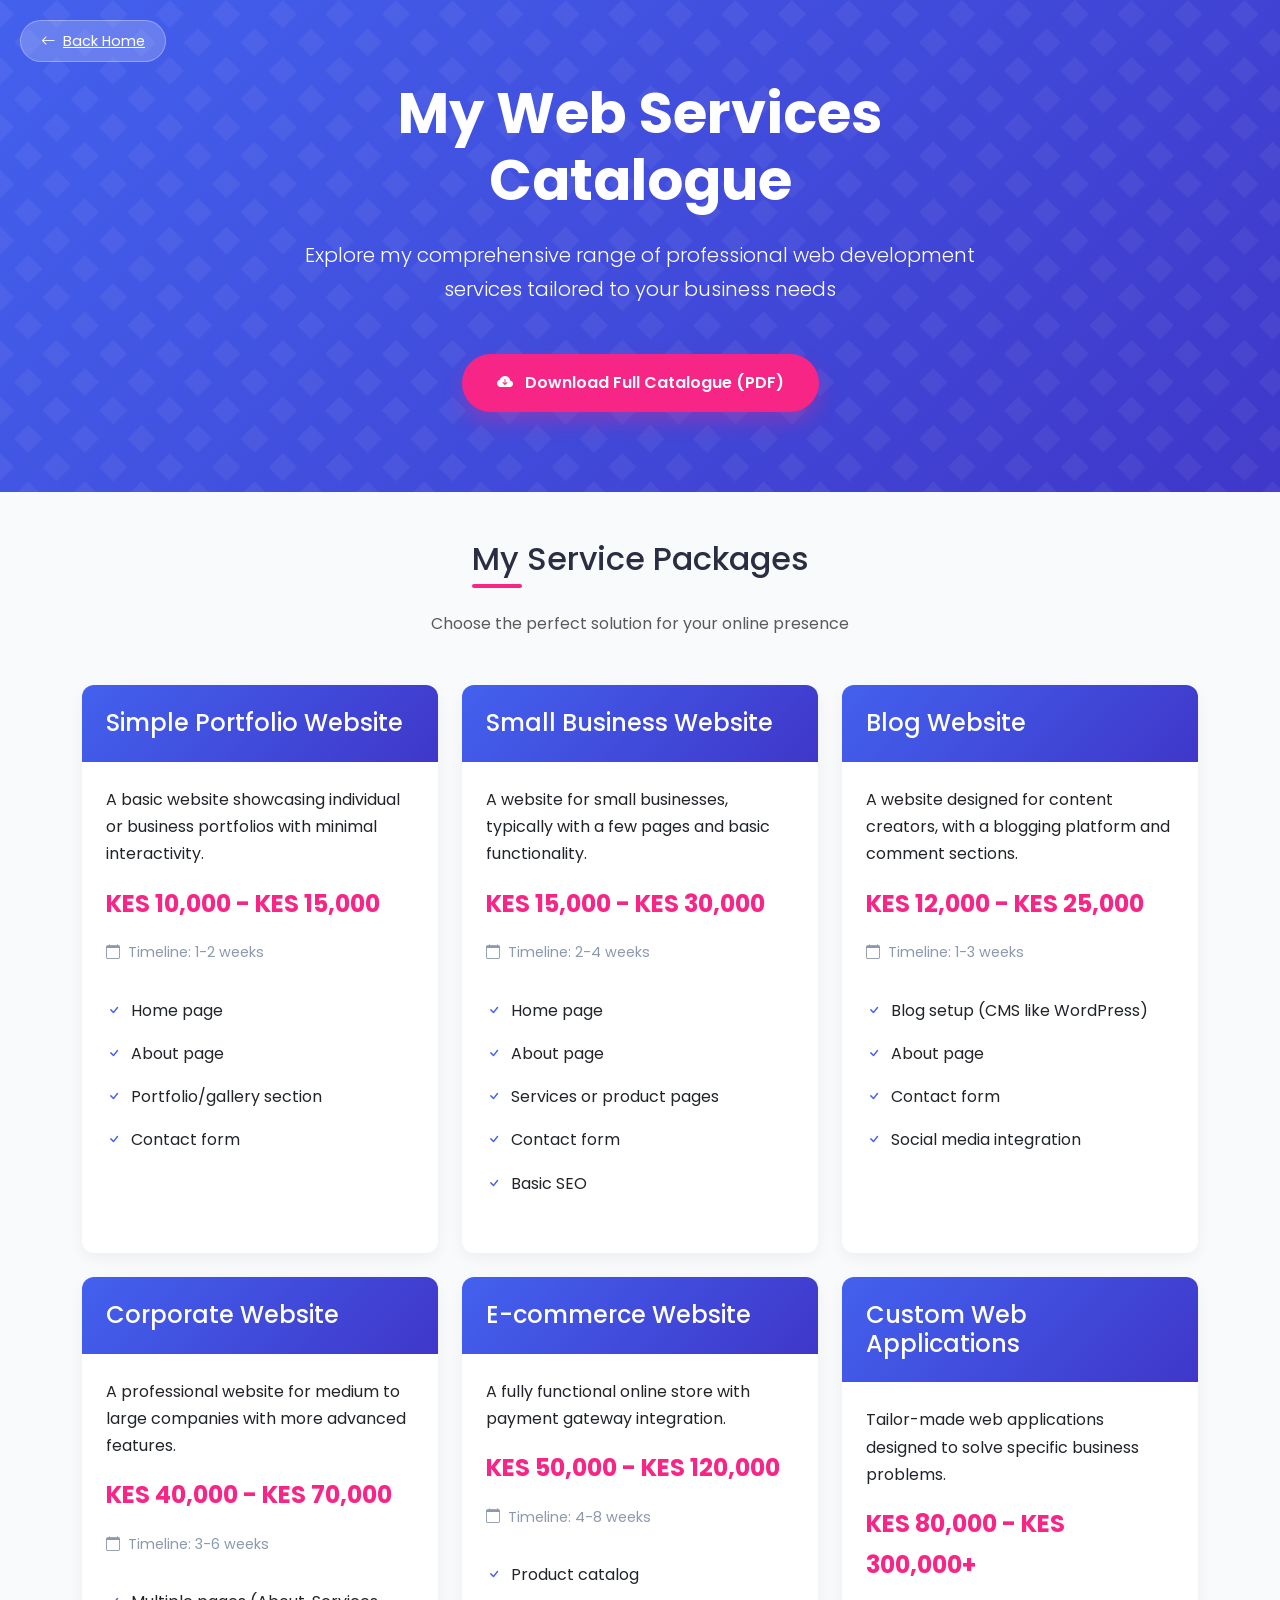
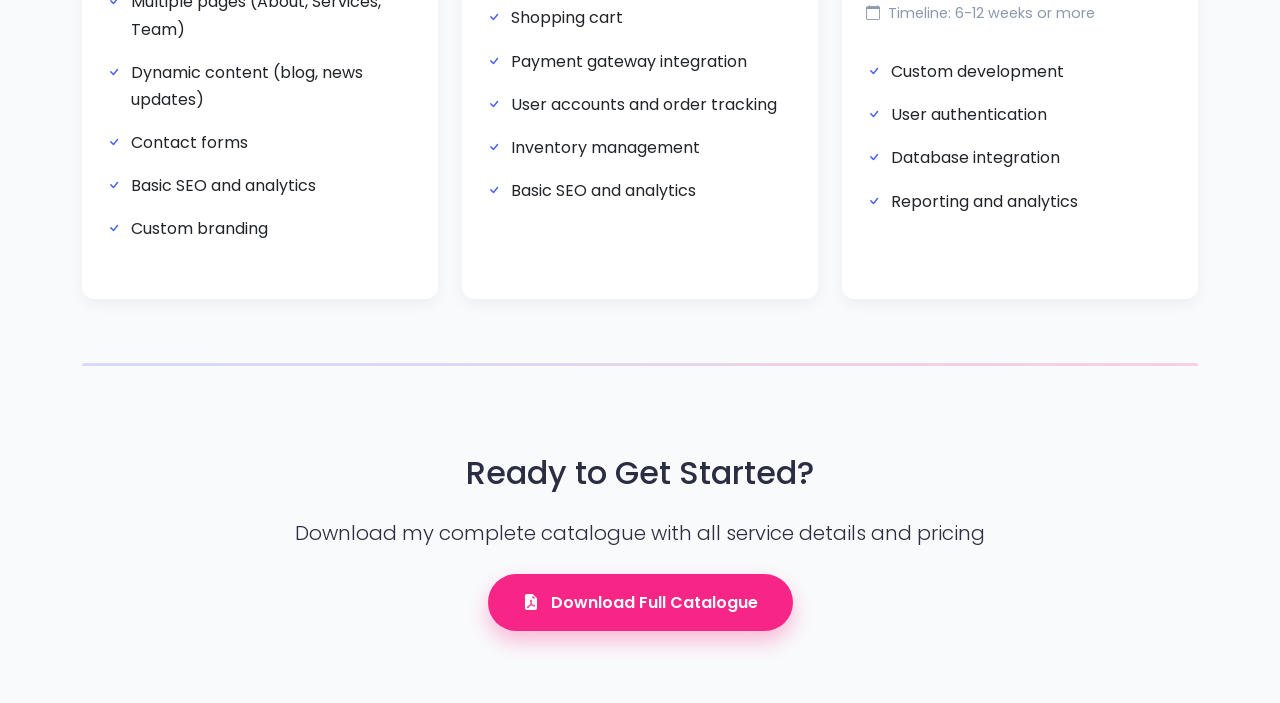
<file: catalogue.html>
<!DOCTYPE html>
<html lang="en">
<head>
    <meta charset="UTF-8">
    <meta name="viewport" content="width=device-width, initial-scale=1.0">
    <title>My Web Services Catalogue</title>
    <link href="https://cdn.jsdelivr.net/npm/bootstrap@5.3.0/dist/css/bootstrap.min.css" rel="stylesheet">
    <link rel="stylesheet" href="https://cdn.jsdelivr.net/npm/bootstrap-icons@1.10.0/font/bootstrap-icons.css">
    <link href="https://fonts.googleapis.com/css2?family=Poppins:wght@300;400;500;600;700&display=swap" rel="stylesheet">
    <style>
        :root {
            --primary: #4361ee;
            --secondary: #3f37c9;
            --accent: #f72585;
            --light: #f8f9fa;
            --dark: #212529;
            --text: #2b2d42;
            --text-light: #8d99ae;
        }
        
        body {
            font-family: 'Poppins', sans-serif;
            color: var(--text);
            background-color: #f9fafc;
            line-height: 1.7;
        }
        
        .hero {
            background: linear-gradient(135deg, var(--primary) 0%, var(--secondary) 100%);
            color: white;
            padding: 5rem 0;
            position: relative;
            overflow: hidden;
        }
        
        .hero::before {
            content: "";
            position: absolute;
            top: 0;
            left: 0;
            width: 100%;
            height: 100%;
            background: url('[data-uri]');
        }
        
        .hero-content {
            position: relative;
            z-index: 2;
        }
        
        .btn-home {
            position: absolute;
            top: 20px;
            left: 20px;
            background: rgba(255,255,255,0.2);
            color: white;
            border: 1px solid rgba(255,255,255,0.3);
            border-radius: 50px;
            padding: 8px 20px;
            font-size: 0.9rem;
            transition: all 0.3s ease;
            display: flex;
            align-items: center;
            gap: 8px;
        }
        
        .btn-home:hover {
            background: rgba(255,255,255,0.3);
            transform: translateY(-2px);
        }
        
        .download-btn {
            background-color: var(--accent);
            color: white;
            padding: 15px 35px;
            border-radius: 50px;
            font-weight: 600;
            transition: all 0.3s ease;
            border: none;
            display: inline-flex;
            align-items: center;
            gap: 12px;
            box-shadow: 0 10px 20px rgba(247, 37, 133, 0.3);
        }
        
        .download-btn:hover {
            background-color: #e5177a;
            transform: translateY(-3px);
            box-shadow: 0 15px 25px rgba(247, 37, 133, 0.4);
        }
        
        .service-card {
            background: white;
            border-radius: 12px;
            overflow: hidden;
            box-shadow: 0 5px 15px rgba(0,0,0,0.05);
            transition: all 0.3s ease;
            height: 100%;
            border: none;
        }
        
        .service-card:hover {
            transform: translateY(-10px);
            box-shadow: 0 15px 30px rgba(0,0,0,0.1);
        }
        
        .service-card .card-header {
            background: linear-gradient(135deg, var(--primary) 0%, var(--secondary) 100%);
            color: white;
            padding: 1.5rem;
            border-bottom: none;
        }
        
        .service-card .card-body {
            padding: 1.5rem;
        }
        
        .service-card .price {
            font-size: 1.5rem;
            font-weight: 700;
            color: var(--accent);
            margin: 1rem 0;
        }
        
        .service-card .timeline {
            display: flex;
            align-items: center;
            gap: 8px;
            color: var(--text-light);
            font-size: 0.9rem;
        }
        
        .feature-list {
            list-style: none;
            padding: 0;
            margin: 1.5rem 0;
        }
        
        .feature-list li {
            padding: 8px 0;
            position: relative;
            padding-left: 25px;
        }
        
        .feature-list li::before {
            content: "\F26E";
            font-family: "bootstrap-icons";
            position: absolute;
            left: 0;
            color: var(--primary);
        }
        
        .section-title {
            position: relative;
            display: inline-block;
            margin-bottom: 2rem;
        }
        
        .section-title::after {
            content: "";
            position: absolute;
            bottom: -10px;
            left: 0;
            width: 50px;
            height: 4px;
            background: var(--accent);
            border-radius: 2px;
        }
        
        .divider {
            height: 3px;
            background: linear-gradient(90deg, var(--primary) 0%, var(--accent) 100%);
            margin: 4rem 0;
            border-radius: 3px;
            opacity: 0.2;
        }
    </style>
</head>
<body>
    <!-- Hero Section with Back Button -->
    <section class="hero text-center">
        <a href="index.html" class="btn-home">
            <i class="bi bi-arrow-left"></i> Back Home
        </a>
        <div class="container hero-content">
            <div class="row justify-content-center">
                <div class="col-lg-8">
                    <h1 class="display-4 fw-bold mb-4">My Web Services Catalogue</h1>
                    <p class="lead mb-5">Explore my comprehensive range of professional web development services tailored to your business needs</p>
                    <button class="download-btn" onclick="window.location.href='assets/WORLDWAYSONE DEVELOPERS WEB CATALOGUE.docx'">
                        <i class="bi bi-cloud-arrow-down-fill"></i> Download Full Catalogue (PDF)
                    </button>
                </div>
            </div>
        </div>
    </section>

    <!-- Services Catalogue -->
    <section class="py-5">
        <div class="container">
            <div class="text-center mb-5">
                <h2 class="section-title">My Service Packages</h2>
                <p class="text-muted">Choose the perfect solution for your online presence</p>
            </div>
            
            <div class="row g-4">
                <!-- Service 1 -->
                <div class="col-md-6 col-lg-4">
                    <div class="service-card card h-100">
                        <div class="card-header">
                            <h3 class="h4 mb-0">Simple Portfolio Website</h3>
                        </div>
                        <div class="card-body">
                            <p class="card-text">A basic website showcasing individual or business portfolios with minimal interactivity.</p>
                            
                            <div class="price">KES 10,000 - KES 15,000</div>
                            
                            <div class="timeline">
                                <i class="bi bi-calendar"></i>
                                <span>Timeline: 1-2 weeks</span>
                            </div>
                            
                            <ul class="feature-list">
                                <li>Home page</li>
                                <li>About page</li>
                                <li>Portfolio/gallery section</li>
                                <li>Contact form</li>
                            </ul>
                        </div>
                    </div>
                </div>
                
                <!-- Service 2 -->
                <div class="col-md-6 col-lg-4">
                    <div class="service-card card h-100">
                        <div class="card-header">
                            <h3 class="h4 mb-0">Small Business Website</h3>
                        </div>
                        <div class="card-body">
                            <p class="card-text">A website for small businesses, typically with a few pages and basic functionality.</p>
                            
                            <div class="price">KES 15,000 - KES 30,000</div>
                            
                            <div class="timeline">
                                <i class="bi bi-calendar"></i>
                                <span>Timeline: 2-4 weeks</span>
                            </div>
                            
                            <ul class="feature-list">
                                <li>Home page</li>
                                <li>About page</li>
                                <li>Services or product pages</li>
                                <li>Contact form</li>
                                <li>Basic SEO</li>
                            </ul>
                        </div>
                    </div>
                </div>
                
                <!-- Service 3 -->
                <div class="col-md-6 col-lg-4">
                    <div class="service-card card h-100">
                        <div class="card-header">
                            <h3 class="h4 mb-0">Blog Website</h3>
                        </div>
                        <div class="card-body">
                            <p class="card-text">A website designed for content creators, with a blogging platform and comment sections.</p>
                            
                            <div class="price">KES 12,000 - KES 25,000</div>
                            
                            <div class="timeline">
                                <i class="bi bi-calendar"></i>
                                <span>Timeline: 1-3 weeks</span>
                            </div>
                            
                            <ul class="feature-list">
                                <li>Blog setup (CMS like WordPress)</li>
                                <li>About page</li>
                                <li>Contact form</li>
                                <li>Social media integration</li>
                            </ul>
                        </div>
                    </div>
                </div>
                
                <!-- Service 4 -->
                <div class="col-md-6 col-lg-4">
                    <div class="service-card card h-100">
                        <div class="card-header">
                            <h3 class="h4 mb-0">Corporate Website</h3>
                        </div>
                        <div class="card-body">
                            <p class="card-text">A professional website for medium to large companies with more advanced features.</p>
                            
                            <div class="price">KES 40,000 - KES 70,000</div>
                            
                            <div class="timeline">
                                <i class="bi bi-calendar"></i>
                                <span>Timeline: 3-6 weeks</span>
                            </div>
                            
                            <ul class="feature-list">
                                <li>Multiple pages (About, Services, Team)</li>
                                <li>Dynamic content (blog, news updates)</li>
                                <li>Contact forms</li>
                                <li>Basic SEO and analytics</li>
                                <li>Custom branding</li>
                            </ul>
                        </div>
                    </div>
                </div>
                
                <!-- Service 5 -->
                <div class="col-md-6 col-lg-4">
                    <div class="service-card card h-100">
                        <div class="card-header">
                            <h3 class="h4 mb-0">E-commerce Website</h3>
                        </div>
                        <div class="card-body">
                            <p class="card-text">A fully functional online store with payment gateway integration.</p>
                            
                            <div class="price">KES 50,000 - KES 120,000</div>
                            
                            <div class="timeline">
                                <i class="bi bi-calendar"></i>
                                <span>Timeline: 4-8 weeks</span>
                            </div>
                            
                            <ul class="feature-list">
                                <li>Product catalog</li>
                                <li>Shopping cart</li>
                                <li>Payment gateway integration</li>
                                <li>User accounts and order tracking</li>
                                <li>Inventory management</li>
                                <li>Basic SEO and analytics</li>
                            </ul>
                        </div>
                    </div>
                </div>
                
                <!-- Service 6 -->
                <div class="col-md-6 col-lg-4">
                    <div class="service-card card h-100">
                        <div class="card-header">
                            <h3 class="h4 mb-0">Custom Web Applications</h3>
                        </div>
                        <div class="card-body">
                            <p class="card-text">Tailor-made web applications designed to solve specific business problems.</p>
                            
                            <div class="price">KES 80,000 - KES 300,000+</div>
                            
                            <div class="timeline">
                                <i class="bi bi-calendar"></i>
                                <span>Timeline: 6-12 weeks or more</span>
                            </div>
                            
                            <ul class="feature-list">
                                <li>Custom development</li>
                                <li>User authentication</li>
                                <li>Database integration</li>
                                <li>Reporting and analytics</li>
                            </ul>
                        </div>
                    </div>
                </div>
            </div>
            
            <div class="divider"></div>
            
            <!-- Download CTA -->
            <div class="text-center py-4">
                <h3 class="h2 mb-4">Ready to Get Started?</h3>
                <p class="lead mb-4">Download my complete catalogue with all service details and pricing</p>
                <button class="download-btn" onclick="window.location.href=''">
                    <i class="bi bi-file-earmark-pdf-fill"></i> Download Full Catalogue
                </button>
            </div>
        </div>
    </section>

    <script src="https://cdn.jsdelivr.net/npm/bootstrap@5.3.0/dist/js/bootstrap.bundle.min.js"></script>
    <script>
        // Simple animation for cards when they come into view
        const animateOnScroll = () => {
            const cards = document.querySelectorAll('.service-card');
            
            cards.forEach(card => {
                const cardPosition = card.getBoundingClientRect().top;
                const screenPosition = window.innerHeight / 1.3;
                
                if(cardPosition < screenPosition) {
                    card.style.opacity = '1';
                    card.style.transform = 'translateY(0)';
                }
            });
        };

        // Set initial state for animation
        document.querySelectorAll('.service-card').forEach(card => {
            card.style.opacity = '0';
            card.style.transform = 'translateY(20px)';
            card.style.transition = 'all 0.6s ease';
        });

        // Run on load and scroll
        window.addEventListener('load', animateOnScroll);
        window.addEventListener('scroll', animateOnScroll);
    </script>
</body>
</html>
</file>
